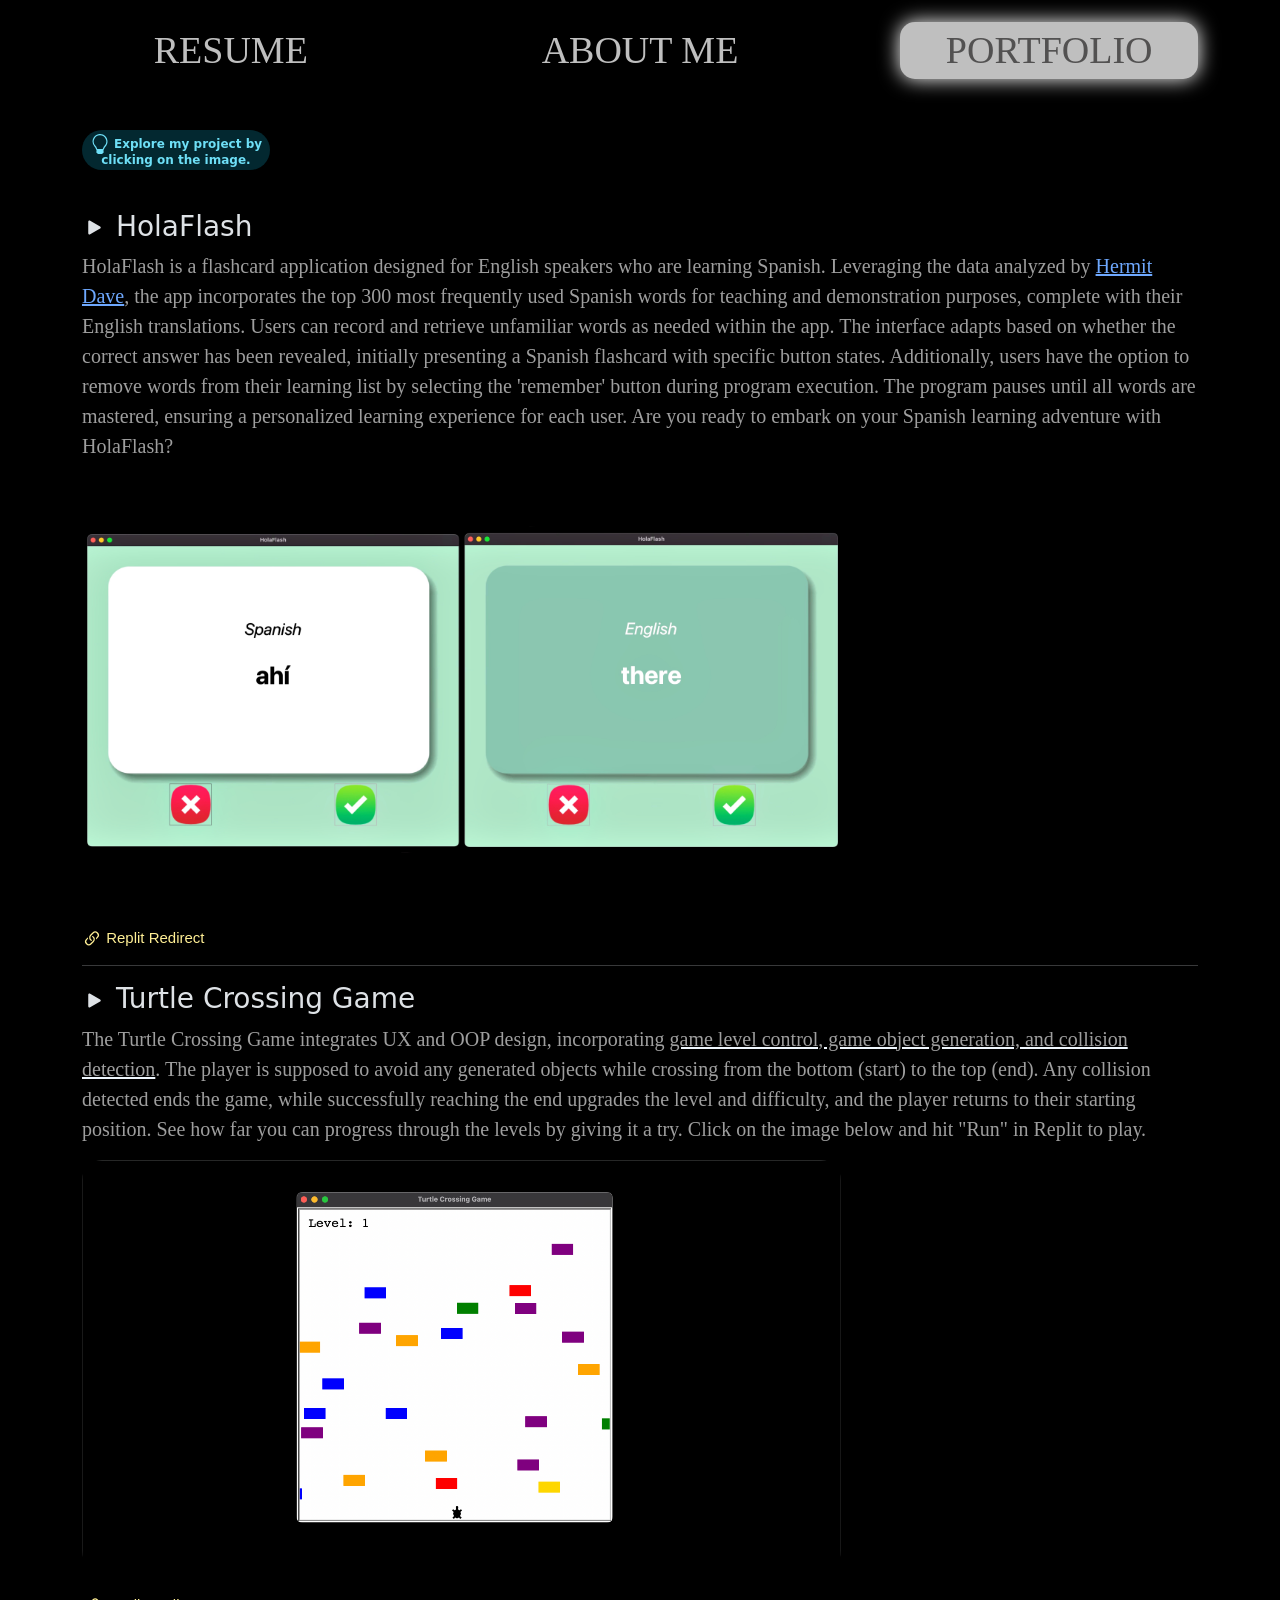
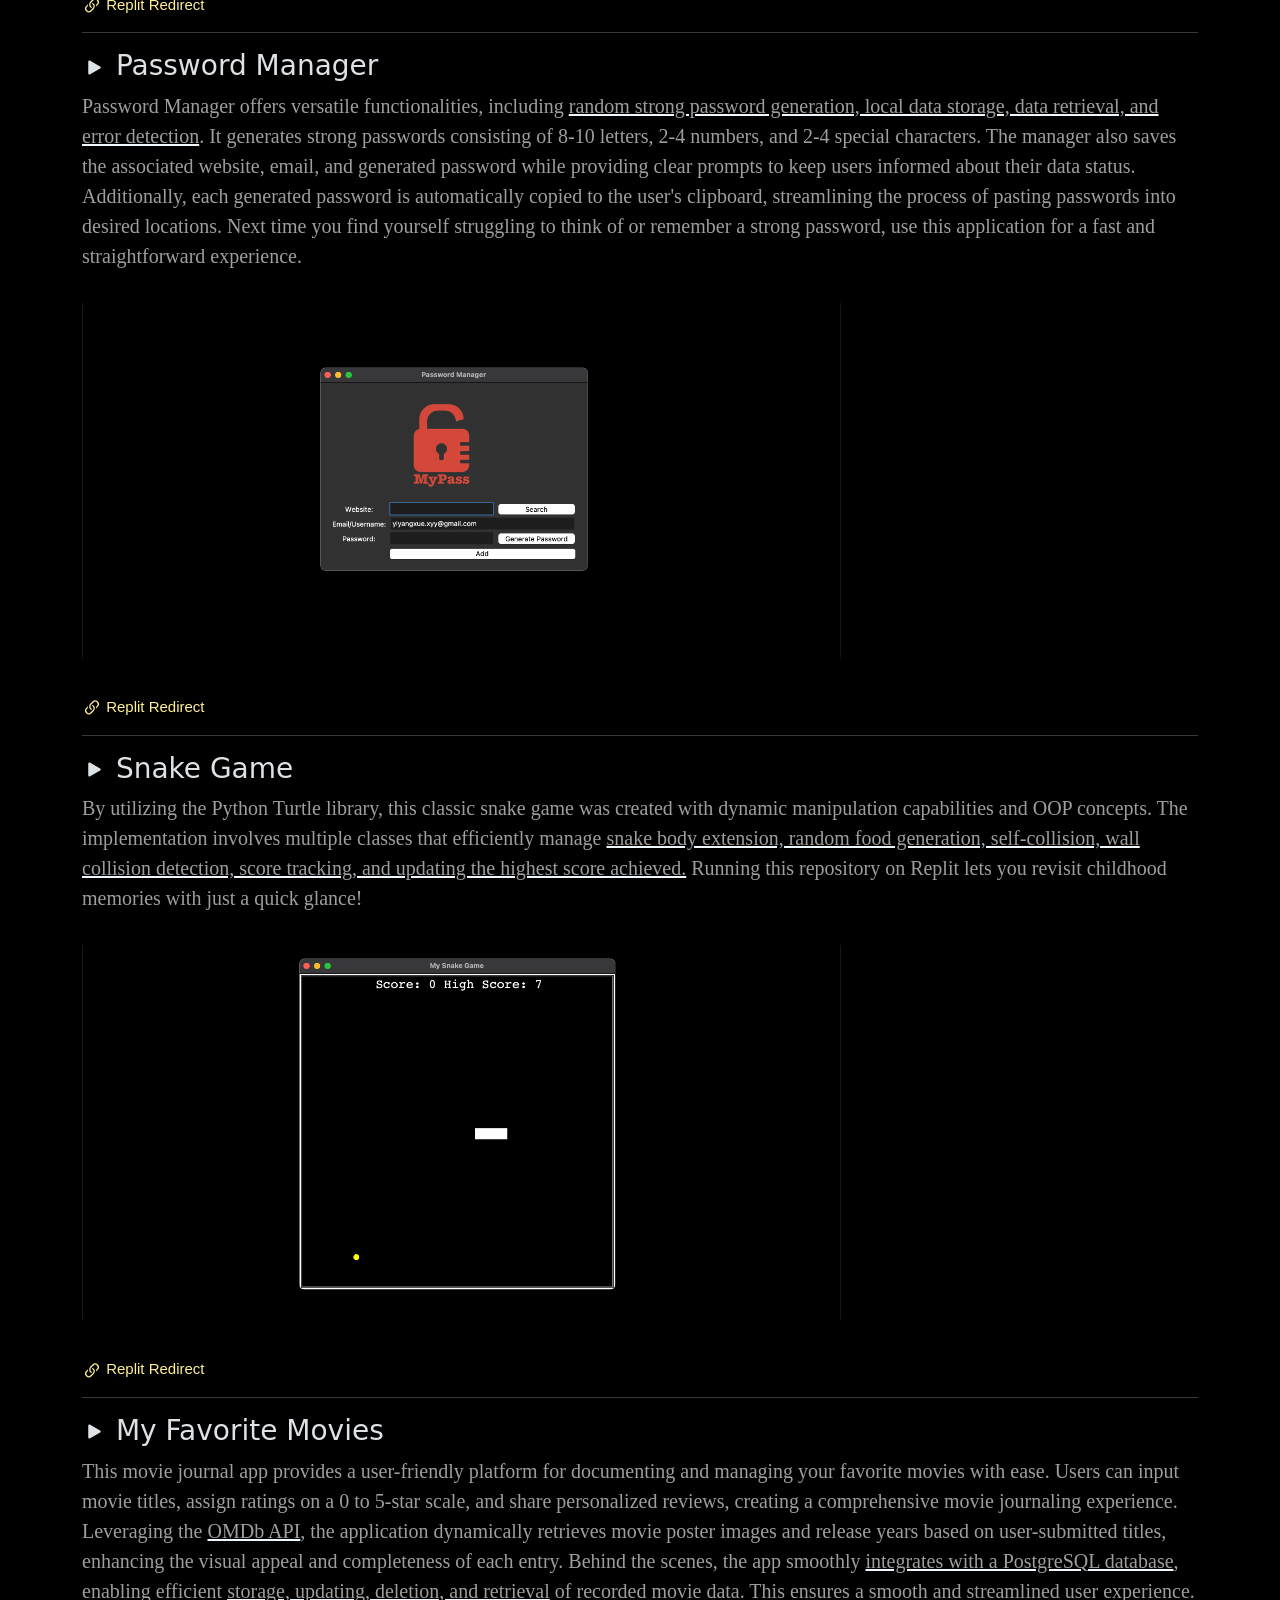
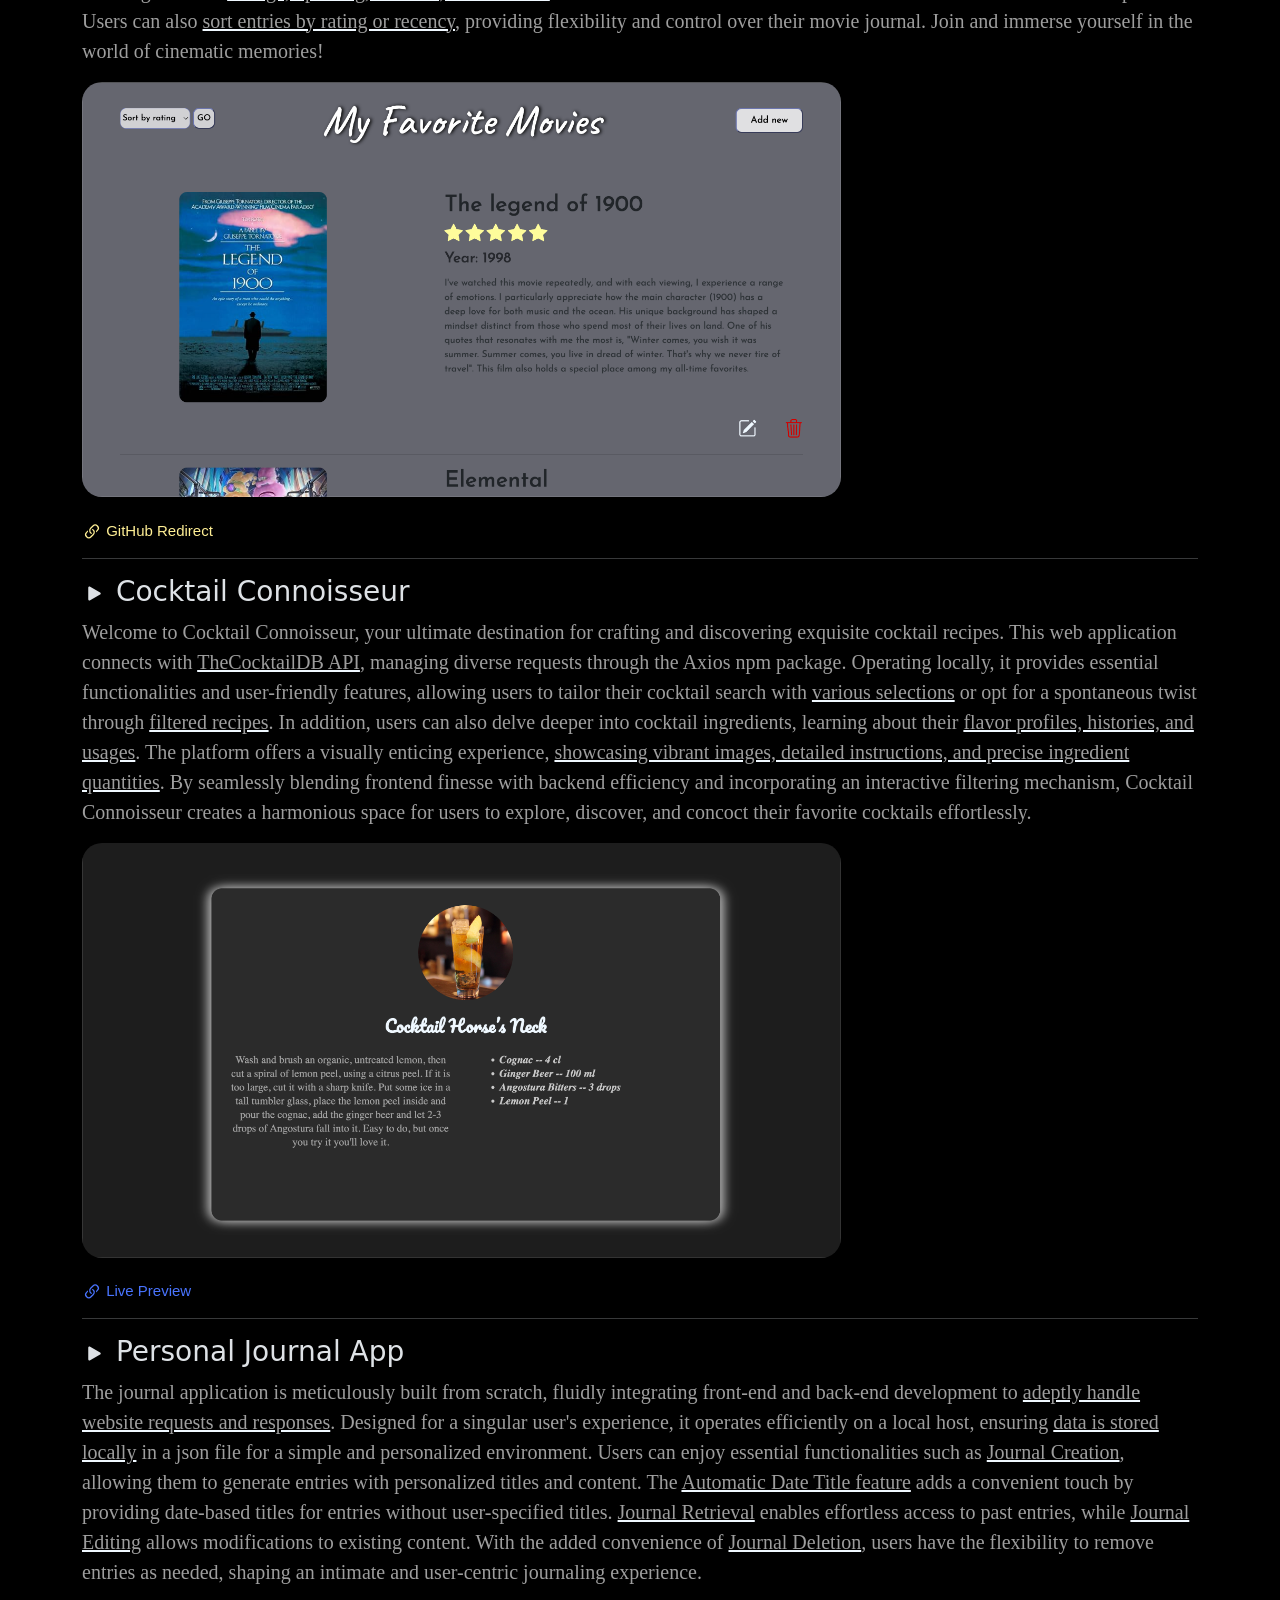
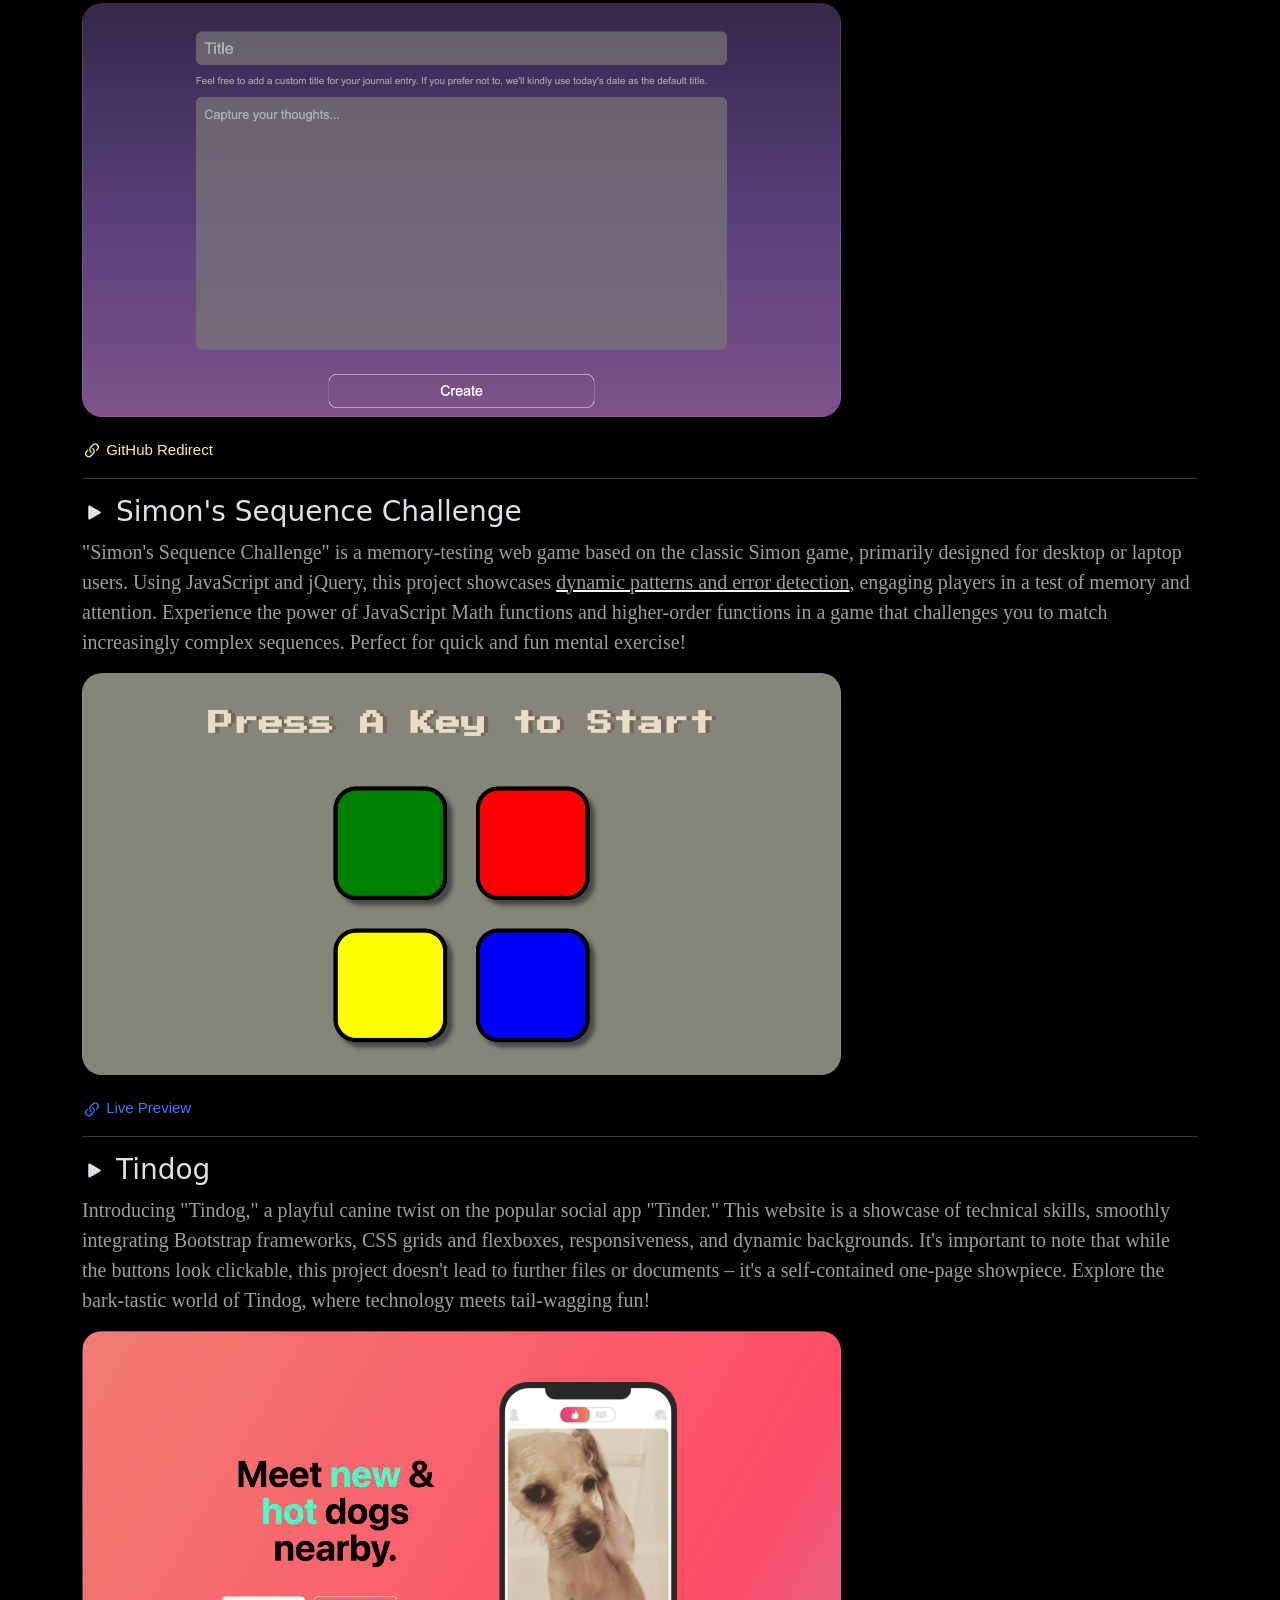
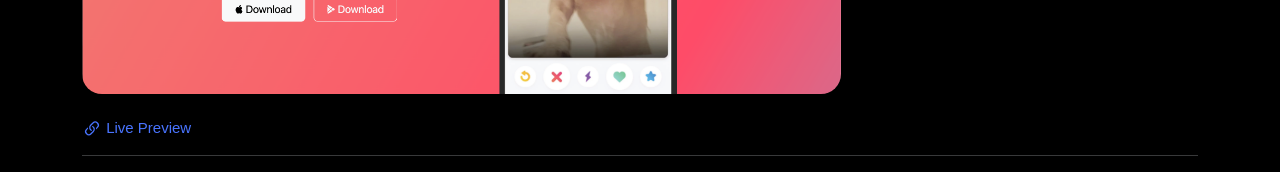
<file: Portfolio/portfolio.html>
<!DOCTYPE html>
<html lang="en" data-bs-theme="dark">
    <head>
        <meta charset="utf-8"/>
        <meta name="viewport" content="width=device-width, initial-scale=1.0" />
        <title>PORTFOLIO</title>

        <!-- Google tag (gtag.js) -->
        <script async src="https://www.googletagmanager.com/gtag/js?id=G-3JV0510H12"></script>
        <script>
        window.dataLayer = window.dataLayer || [];
        function gtag(){dataLayer.push(arguments);}
        gtag('js', new Date());

        gtag('config', 'G-3JV0510H12');
        </script>

        <link rel="preconnect" href="https://fonts.googleapis.com">
        <link rel="preconnect" href="https://fonts.gstatic.com" crossorigin>
        <link href="https://fonts.googleapis.com/css2?family=Noto+Serif+JP&display=swap" rel="stylesheet">  

        <link href="https://cdn.jsdelivr.net/npm/bootstrap@5.3.2/dist/css/bootstrap.min.css" rel="stylesheet" integrity="sha384-T3c6CoIi6uLrA9TneNEoa7RxnatzjcDSCmG1MXxSR1GAsXEV/Dwwykc2MPK8M2HN" crossorigin="anonymous">
        <link href="./portfolio.css" rel="stylesheet" />
        <link href="../common.css" rel="stylesheet" />

    </head>

    <body>
        <div class="container">
            <section id="portfolioPage">
                <div class="headers">
                    <nav>
                        <ul>
                            <li id="resume"><a href="../Resume/resume.html">RESUME</a></li>
                            <li id="aboutMe"><a href="../index.html">ABOUT ME</a></li>
                            <li id="portfolio"><a href="./portfolio.html">PORTFOLIO</a></li>
                        </ul>
                    </nav>
                </div>

                <!--NoteToUser-->
                <div class="note">
    
                    <span class="badge bg-info-subtle text-info-emphasis rounded-pill"><svg xmlns="http://www.w3.org/2000/svg" width="20" height="20" fill="currentColor" class="bi bi-lightbulb" viewBox="0 0 16 16">
                        <path d="M2 6a6 6 0 1 1 10.174 4.31c-.203.196-.359.4-.453.619l-.762 1.769A.5.5 0 0 1 10.5 13a.5.5 0 0 1 0 1 .5.5 0 0 1 0 1l-.224.447a1 1 0 0 1-.894.553H6.618a1 1 0 0 1-.894-.553L5.5 15a.5.5 0 0 1 0-1 .5.5 0 0 1 0-1 .5.5 0 0 1-.46-.302l-.761-1.77a1.964 1.964 0 0 0-.453-.618A5.984 5.984 0 0 1 2 6m6-5a5 5 0 0 0-3.479 8.592c.263.254.514.564.676.941L5.83 12h4.342l.632-1.467c.162-.377.413-.687.676-.941A5 5 0 0 0 8 1"/>
                      </svg> Explore my project by <br />
                        clicking on the image.</span>
                        
                </div>

                <!--9th Project-->
                <div class="project">
                    <h3>
                        <svg xmlns="http://www.w3.org/2000/svg" width="25" height="25" fill="currentColor" class="bi bi-play-fill" viewBox="0 0 16 16">
                        <path d="m11.596 8.697-6.363 3.692c-.54.313-1.233-.066-1.233-.697V4.308c0-.63.692-1.01 1.233-.696l6.363 3.692a.802.802 0 0 1 0 1.393"/>
                        </svg>
                        HolaFlash</h3>
                    <p>HolaFlash is a flashcard application designed for English speakers who are learning Spanish. Leveraging the data analyzed by <a href="https://github.com/hermitdave/FrequencyWords">Hermit Dave</a>, the app incorporates the top 300 most frequently used Spanish words for teaching and demonstration purposes, complete with their English translations. 
                        Users can record and retrieve unfamiliar words as needed within the app. The interface adapts based on whether the correct answer has been revealed, initially presenting a Spanish flashcard with specific button states. Additionally, users have the option to remove words from their learning list by selecting the 'remember' button during program 
                        execution. The program pauses until all words are mastered, ensuring a personalized learning experience for each user. Are you ready to embark on your Spanish learning adventure with HolaFlash?</p>
                    <a href="https://replit.com/@yiyangxuexyy/holaflash?v=1" target="_blank">
                        <img src="Images/holaFlash.jpg" alt="picture of the HolaFlash App"/></a>
                        <p id="redirectionNote">
                            <svg xmlns="http://www.w3.org/2000/svg" width="20" height="20" fill="currentColor" class="bi bi-link-45deg" viewBox="0 0 16 16">
                                <path d="M4.715 6.542 3.343 7.914a3 3 0 1 0 4.243 4.243l1.828-1.829A3 3 0 0 0 8.586 5.5L8 6.086a1 1 0 0 0-.154.199 2 2 0 0 1 .861 3.337L6.88 11.45a2 2 0 1 1-2.83-2.83l.793-.792a4 4 0 0 1-.128-1.287z"/>
                                <path d="M6.586 4.672A3 3 0 0 0 7.414 9.5l.775-.776a2 2 0 0 1-.896-3.346L9.12 3.55a2 2 0 1 1 2.83 2.83l-.793.792c.112.42.155.855.128 1.287l1.372-1.372a3 3 0 1 0-4.243-4.243z"/>
                            </svg>
                            Replit Redirect</p>
                    <hr />
                </div>    

                <!--8th Project-->
                <div class="project">
                    <h3>
                        <svg xmlns="http://www.w3.org/2000/svg" width="25" height="25" fill="currentColor" class="bi bi-play-fill" viewBox="0 0 16 16">
                        <path d="m11.596 8.697-6.363 3.692c-.54.313-1.233-.066-1.233-.697V4.308c0-.63.692-1.01 1.233-.696l6.363 3.692a.802.802 0 0 1 0 1.393"/>
                        </svg>
                        Turtle Crossing Game</h3>
                    <p>The Turtle Crossing Game integrates UX and OOP design, incorporating <span id="underline">game level control, game object generation, and collision detection</span>. The player is supposed to avoid any generated objects while crossing from the bottom (start) to the top (end). Any collision detected ends the game, while successfully 
                        reaching the end upgrades the level and difficulty, and the player returns to their starting position. See how far you can progress through the levels by giving it a try. Click on the image below and hit "Run" in Replit to play.</p>
                    <a href="https://replit.com/@yiyangxuexyy/turtlecrossinggame?v=1" target="_blank">
                        <img src="Images/turtle_crossing.png" alt="picture of the Turtle Crossing Game"/></a>
                        <p id="redirectionNote">
                            <svg xmlns="http://www.w3.org/2000/svg" width="20" height="20" fill="currentColor" class="bi bi-link-45deg" viewBox="0 0 16 16">
                                <path d="M4.715 6.542 3.343 7.914a3 3 0 1 0 4.243 4.243l1.828-1.829A3 3 0 0 0 8.586 5.5L8 6.086a1 1 0 0 0-.154.199 2 2 0 0 1 .861 3.337L6.88 11.45a2 2 0 1 1-2.83-2.83l.793-.792a4 4 0 0 1-.128-1.287z"/>
                                <path d="M6.586 4.672A3 3 0 0 0 7.414 9.5l.775-.776a2 2 0 0 1-.896-3.346L9.12 3.55a2 2 0 1 1 2.83 2.83l-.793.792c.112.42.155.855.128 1.287l1.372-1.372a3 3 0 1 0-4.243-4.243z"/>
                            </svg>
                            Replit Redirect</p>
                    <hr />
                </div>     
                
                <!--7th Project-->
                <div class="project">
                    <h3>
                        <svg xmlns="http://www.w3.org/2000/svg" width="25" height="25" fill="currentColor" class="bi bi-play-fill" viewBox="0 0 16 16">
                        <path d="m11.596 8.697-6.363 3.692c-.54.313-1.233-.066-1.233-.697V4.308c0-.63.692-1.01 1.233-.696l6.363 3.692a.802.802 0 0 1 0 1.393"/>
                        </svg>
                        Password Manager</h3>
                    <p>Password Manager offers versatile functionalities, including <span id="underline">random strong password generation, local data storage, data retrieval, and error detection</span>. It generates strong passwords consisting of 8-10 letters, 2-4 numbers, and 2-4 special characters. The manager also 
                        saves the associated website, email, and generated password while providing clear prompts to keep users informed about their data status. Additionally, each generated password is automatically copied to the user's clipboard, streamlining the process of pasting passwords 
                        into desired locations. Next time you find yourself struggling to think of or remember a strong password, use this application for a fast and straightforward experience.</p>
                    <a href="https://replit.com/@yiyangxuexyy/passwordmanager?v=1" target="_blank">
                        <img src="Images/password_manager.png" alt="picture of the Password Manager"/></a>
                        <p id="redirectionNote">
                            <svg xmlns="http://www.w3.org/2000/svg" width="20" height="20" fill="currentColor" class="bi bi-link-45deg" viewBox="0 0 16 16">
                                <path d="M4.715 6.542 3.343 7.914a3 3 0 1 0 4.243 4.243l1.828-1.829A3 3 0 0 0 8.586 5.5L8 6.086a1 1 0 0 0-.154.199 2 2 0 0 1 .861 3.337L6.88 11.45a2 2 0 1 1-2.83-2.83l.793-.792a4 4 0 0 1-.128-1.287z"/>
                                <path d="M6.586 4.672A3 3 0 0 0 7.414 9.5l.775-.776a2 2 0 0 1-.896-3.346L9.12 3.55a2 2 0 1 1 2.83 2.83l-.793.792c.112.42.155.855.128 1.287l1.372-1.372a3 3 0 1 0-4.243-4.243z"/>
                            </svg>
                            Replit Redirect</p>
                    <hr />
                </div>

                <!--6th Project-->
                <div class="project">
                    <h3>
                        <svg xmlns="http://www.w3.org/2000/svg" width="25" height="25" fill="currentColor" class="bi bi-play-fill" viewBox="0 0 16 16">
                        <path d="m11.596 8.697-6.363 3.692c-.54.313-1.233-.066-1.233-.697V4.308c0-.63.692-1.01 1.233-.696l6.363 3.692a.802.802 0 0 1 0 1.393"/>
                        </svg>
                        Snake Game</h3>
                    <p>By utilizing the Python Turtle library, this classic snake game was created with dynamic manipulation capabilities and OOP concepts. The implementation involves multiple classes that 
                        efficiently manage <span id="underline">snake body extension, random food generation, self-collision, wall collision detection, score tracking, and updating the highest score achieved.</span> Running this repository on Replit lets you revisit childhood memories with just a quick glance!</p>
                    <a href="https://replit.com/@yiyangxuexyy/snakegame?v=1" target="_blank">
                        <img src="Images/snake.png" alt="picture of the Snake Game"/></a>
                        <p id="redirectionNote">
                            <svg xmlns="http://www.w3.org/2000/svg" width="20" height="20" fill="currentColor" class="bi bi-link-45deg" viewBox="0 0 16 16">
                                <path d="M4.715 6.542 3.343 7.914a3 3 0 1 0 4.243 4.243l1.828-1.829A3 3 0 0 0 8.586 5.5L8 6.086a1 1 0 0 0-.154.199 2 2 0 0 1 .861 3.337L6.88 11.45a2 2 0 1 1-2.83-2.83l.793-.792a4 4 0 0 1-.128-1.287z"/>
                                <path d="M6.586 4.672A3 3 0 0 0 7.414 9.5l.775-.776a2 2 0 0 1-.896-3.346L9.12 3.55a2 2 0 1 1 2.83 2.83l-.793.792c.112.42.155.855.128 1.287l1.372-1.372a3 3 0 1 0-4.243-4.243z"/>
                            </svg>
                            Replit Redirect</p>
                    <hr />
                </div>

                <!--5th Project-->
                <div class="project">
                    <h3>
                        <svg xmlns="http://www.w3.org/2000/svg" width="25" height="25" fill="currentColor" class="bi bi-play-fill" viewBox="0 0 16 16">
                        <path d="m11.596 8.697-6.363 3.692c-.54.313-1.233-.066-1.233-.697V4.308c0-.63.692-1.01 1.233-.696l6.363 3.692a.802.802 0 0 1 0 1.393"/>
                        </svg>
                        My Favorite Movies</h3>
                    <p>This movie journal app provides a user-friendly platform for documenting and managing your favorite movies with ease. Users can input movie titles, assign ratings on a 0 to 5-star scale, and share personalized reviews, creating a comprehensive 
                        movie journaling experience. Leveraging the <span id="underline">OMDb API</span>, the application dynamically retrieves movie poster images and release years based on user-submitted titles, enhancing the visual appeal and completeness of each entry. Behind the scenes, 
                        the app smoothly <span id="underline">integrates with a PostgreSQL database</span>, enabling efficient <span id="underline">storage, updating, deletion, and retrieval</span> of recorded movie data. This ensures a smooth and streamlined user experience. 
                        Users can also <span id="underline">sort entries by rating or recency</span>, providing flexibility and control over their movie journal. Join and immerse yourself in the world of cinematic memories!</p>
                    <a href="https://github.com/selinaXyy/myFavoriteMovies" target="_blank">
                        <img src="Images/myFavoriteMovies.png" alt="picture of the Movies Journal Web"/></a>
                        <p id="redirectionNote">
                            <svg xmlns="http://www.w3.org/2000/svg" width="20" height="20" fill="currentColor" class="bi bi-link-45deg" viewBox="0 0 16 16">
                                <path d="M4.715 6.542 3.343 7.914a3 3 0 1 0 4.243 4.243l1.828-1.829A3 3 0 0 0 8.586 5.5L8 6.086a1 1 0 0 0-.154.199 2 2 0 0 1 .861 3.337L6.88 11.45a2 2 0 1 1-2.83-2.83l.793-.792a4 4 0 0 1-.128-1.287z"/>
                                <path d="M6.586 4.672A3 3 0 0 0 7.414 9.5l.775-.776a2 2 0 0 1-.896-3.346L9.12 3.55a2 2 0 1 1 2.83 2.83l-.793.792c.112.42.155.855.128 1.287l1.372-1.372a3 3 0 1 0-4.243-4.243z"/>
                            </svg>
                            GitHub Redirect</p>
                    <hr />
                </div>

                <!--4th Project-->
                <div class="project">
                    <h3>
                        <svg xmlns="http://www.w3.org/2000/svg" width="25" height="25" fill="currentColor" class="bi bi-play-fill" viewBox="0 0 16 16">
                        <path d="m11.596 8.697-6.363 3.692c-.54.313-1.233-.066-1.233-.697V4.308c0-.63.692-1.01 1.233-.696l6.363 3.692a.802.802 0 0 1 0 1.393"/>
                        </svg>
                        Cocktail Connoisseur</h3>
                    <p>Welcome to Cocktail Connoisseur, your ultimate destination for crafting and discovering exquisite cocktail recipes. This web application connects with <span id="underline">TheCocktailDB API</span>, managing diverse requests through the Axios npm package. 
                        Operating locally, it provides essential functionalities and user-friendly features, allowing users to tailor their cocktail search with <span id="underline">various selections</span> or opt for a spontaneous twist through <span id="underline">filtered recipes</span>. In addition, 
                        users can also delve deeper into cocktail ingredients, learning about their <span id="underline">flavor profiles, histories, and usages</span>. The platform offers a visually enticing experience, <span id="underline">showcasing vibrant images, detailed instructions, and precise 
                        ingredient quantities</span>. By seamlessly blending frontend finesse with backend efficiency and incorporating an interactive filtering mechanism, Cocktail Connoisseur creates a harmonious space for users to explore, discover, and concoct their favorite cocktails effortlessly.</p>
                    <a href="https://cocktailconnoisseur.cyclic.app" target="_blank">
                        <img src="Images/Cocktail Connoisseur.png" alt="picture of the Cocktail Connoisseur Web"/></a>
                        <p id="livePreviewNote">
                            <svg xmlns="http://www.w3.org/2000/svg" width="20" height="20" fill="currentColor" class="bi bi-link-45deg" viewBox="0 0 16 16">
                                <path d="M4.715 6.542 3.343 7.914a3 3 0 1 0 4.243 4.243l1.828-1.829A3 3 0 0 0 8.586 5.5L8 6.086a1 1 0 0 0-.154.199 2 2 0 0 1 .861 3.337L6.88 11.45a2 2 0 1 1-2.83-2.83l.793-.792a4 4 0 0 1-.128-1.287z"/>
                                <path d="M6.586 4.672A3 3 0 0 0 7.414 9.5l.775-.776a2 2 0 0 1-.896-3.346L9.12 3.55a2 2 0 1 1 2.83 2.83l-.793.792c.112.42.155.855.128 1.287l1.372-1.372a3 3 0 1 0-4.243-4.243z"/>
                            </svg>
                            Live Preview</p>
                    <hr />
                </div>

                 <!--3rd Project-->
                <div class="project">
                    <h3>
                        <svg xmlns="http://www.w3.org/2000/svg" width="25" height="25" fill="currentColor" class="bi bi-play-fill" viewBox="0 0 16 16">
                        <path d="m11.596 8.697-6.363 3.692c-.54.313-1.233-.066-1.233-.697V4.308c0-.63.692-1.01 1.233-.696l6.363 3.692a.802.802 0 0 1 0 1.393"/>
                        </svg>
                        Personal Journal App</h3>
                    <p>The journal application is meticulously built from scratch, fluidly integrating front-end and back-end development to <span id="underline">adeptly handle website requests and responses</span>. 
                        Designed for a singular user's experience, it operates efficiently on a local host, ensuring <span id="underline">data is stored locally</span> in a json file for a simple and personalized environment. Users can 
                        enjoy essential functionalities such as <span id="underline">Journal Creation</span>, allowing them to generate entries with personalized titles and content. The <span id="underline">Automatic Date Title feature</span> adds 
                        a convenient touch by providing date-based titles for entries without user-specified titles. <span id="underline">Journal Retrieval</span> enables effortless access to past entries, while 
                        <span id="underline">Journal Editing</span> allows modifications to existing content. With the added convenience of <span id="underline">Journal Deletion</span>, users have the flexibility to remove entries as needed, shaping 
                        an intimate and user-centric journaling experience.</p>
                    <a href="https://github.com/selinaXyy/personalJournalWeb" target="_blank">
                        <img src="Images/personalJournal.png" alt="picture of the Personal Journal Web"/></a>
                        <p id="redirectionNote">
                            <svg xmlns="http://www.w3.org/2000/svg" width="20" height="20" fill="currentColor" class="bi bi-link-45deg" viewBox="0 0 16 16">
                                <path d="M4.715 6.542 3.343 7.914a3 3 0 1 0 4.243 4.243l1.828-1.829A3 3 0 0 0 8.586 5.5L8 6.086a1 1 0 0 0-.154.199 2 2 0 0 1 .861 3.337L6.88 11.45a2 2 0 1 1-2.83-2.83l.793-.792a4 4 0 0 1-.128-1.287z"/>
                                <path d="M6.586 4.672A3 3 0 0 0 7.414 9.5l.775-.776a2 2 0 0 1-.896-3.346L9.12 3.55a2 2 0 1 1 2.83 2.83l-.793.792c.112.42.155.855.128 1.287l1.372-1.372a3 3 0 1 0-4.243-4.243z"/>
                            </svg>
                            GitHub Redirect</p>
                    <hr />
                </div>
    
                <!--2nd Project-->
                <div class="project">
                    <h3>
                        <svg xmlns="http://www.w3.org/2000/svg" width="25" height="25" fill="currentColor" class="bi bi-play-fill" viewBox="0 0 16 16">
                        <path d="m11.596 8.697-6.363 3.692c-.54.313-1.233-.066-1.233-.697V4.308c0-.63.692-1.01 1.233-.696l6.363 3.692a.802.802 0 0 1 0 1.393"/>
                        </svg>
                        Simon's Sequence Challenge</h3>
                    <p>"Simon's Sequence Challenge" is a memory-testing web game based on the classic Simon game, primarily 
                        designed for desktop or laptop users. Using JavaScript and jQuery, this project showcases <span id="underline">dynamic patterns and error detection</span>, 
                        engaging players in a test of memory and attention. Experience the power of JavaScript Math functions 
                        and higher-order functions in a game that challenges you to match increasingly complex sequences.
                        Perfect for quick and fun mental exercise!</p>
                    <a href="https://selinaxyy.github.io/theSimonGame/" target="_blank">
                        <img src="Images/simonGame.png" alt="picture of the Simon Game Web"/></a>
                        <p id="livePreviewNote">
                            <svg xmlns="http://www.w3.org/2000/svg" width="20" height="20" fill="currentColor" class="bi bi-link-45deg" viewBox="0 0 16 16">
                                <path d="M4.715 6.542 3.343 7.914a3 3 0 1 0 4.243 4.243l1.828-1.829A3 3 0 0 0 8.586 5.5L8 6.086a1 1 0 0 0-.154.199 2 2 0 0 1 .861 3.337L6.88 11.45a2 2 0 1 1-2.83-2.83l.793-.792a4 4 0 0 1-.128-1.287z"/>
                                <path d="M6.586 4.672A3 3 0 0 0 7.414 9.5l.775-.776a2 2 0 0 1-.896-3.346L9.12 3.55a2 2 0 1 1 2.83 2.83l-.793.792c.112.42.155.855.128 1.287l1.372-1.372a3 3 0 1 0-4.243-4.243z"/>
                            </svg>
                            Live Preview</p>
                    <hr />
                </div>
    
                <!--1st Project-->
                <div class="project">
                    <h3>
                        <svg xmlns="http://www.w3.org/2000/svg" width="25" height="25" fill="currentColor" class="bi bi-play-fill" viewBox="0 0 16 16">
                        <path d="m11.596 8.697-6.363 3.692c-.54.313-1.233-.066-1.233-.697V4.308c0-.63.692-1.01 1.233-.696l6.363 3.692a.802.802 0 0 1 0 1.393"/>
                        </svg>
                        Tindog</h3>
                    <p>Introducing "Tindog," a playful canine twist on the popular social app "Tinder." 
                        This website is a showcase of technical skills, smoothly integrating Bootstrap frameworks, CSS grids and flexboxes, responsiveness, 
                        and dynamic backgrounds. It's important to note that while the buttons look clickable, 
                        this project doesn't lead to further files or documents – it's a self-contained one-page showpiece. 
                        Explore the bark-tastic world of Tindog, where technology meets tail-wagging fun!</p>
                    <a href="https://selinaxyy.github.io/Tindog-Web/" target="_blank">
                        <img src="Images/tindog.png" alt="picture of Tindog Web"/></a>
                        <p id="livePreviewNote">
                            <svg xmlns="http://www.w3.org/2000/svg" width="20" height="20" fill="currentColor" class="bi bi-link-45deg" viewBox="0 0 16 16">
                                <path d="M4.715 6.542 3.343 7.914a3 3 0 1 0 4.243 4.243l1.828-1.829A3 3 0 0 0 8.586 5.5L8 6.086a1 1 0 0 0-.154.199 2 2 0 0 1 .861 3.337L6.88 11.45a2 2 0 1 1-2.83-2.83l.793-.792a4 4 0 0 1-.128-1.287z"/>
                                <path d="M6.586 4.672A3 3 0 0 0 7.414 9.5l.775-.776a2 2 0 0 1-.896-3.346L9.12 3.55a2 2 0 1 1 2.83 2.83l-.793.792c.112.42.155.855.128 1.287l1.372-1.372a3 3 0 1 0-4.243-4.243z"/>
                            </svg>
                            Live Preview</p>
                    <hr />
                </div>
            
            </div>


        </section>


        <script src="https://cdn.jsdelivr.net/npm/bootstrap@5.3.2/dist/js/bootstrap.bundle.min.js" integrity="sha384-C6RzsynM9kWDrMNeT87bh95OGNyZPhcTNXj1NW7RuBCsyN/o0jlpcV8Qyq46cDfL" crossorigin="anonymous"></script>
    </body>
</html>
</file>
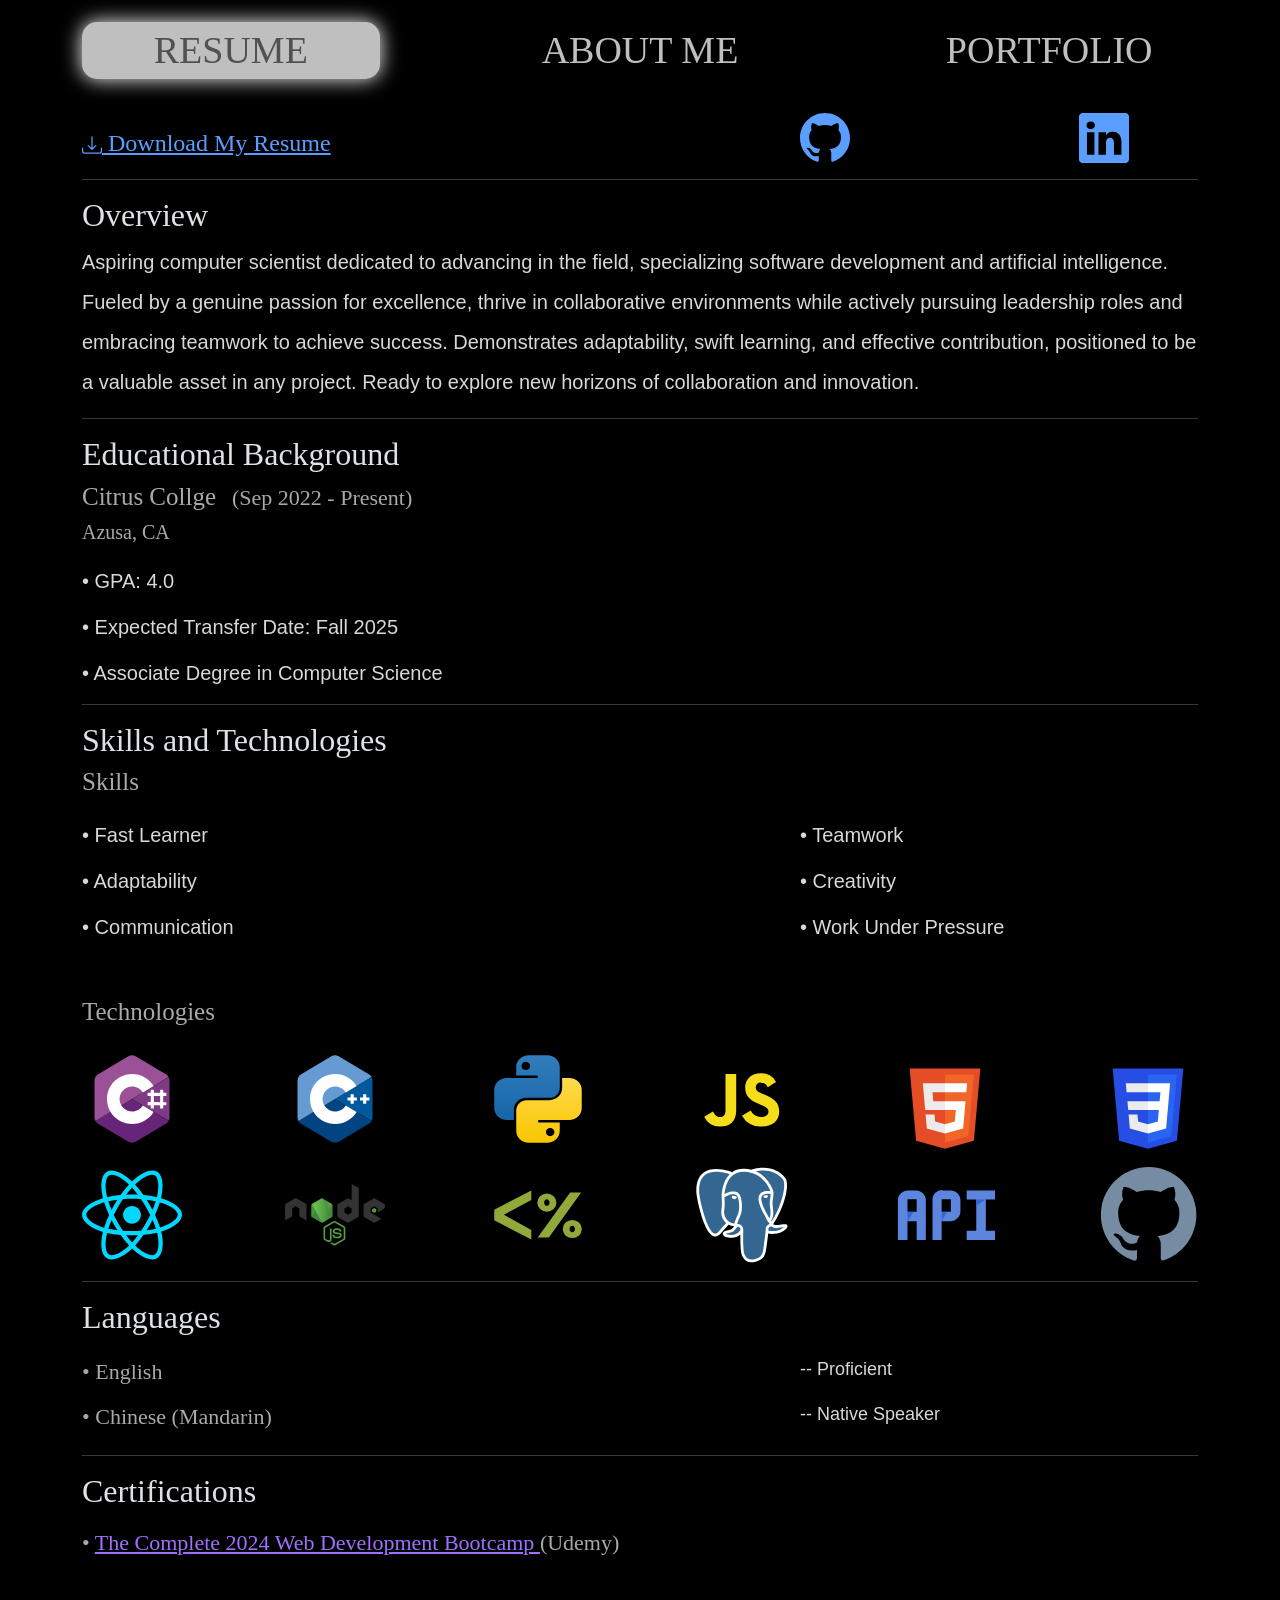
<file: Resume/resume.html>
<!DOCTYPE html>
<html lang="en" data-bs-theme="dark">
    <head>
        <meta charset="utf-8"/>
        <meta name="viewport" content="width=device-width, initial-scale=1.0" />
        <title>RESUME</title>

        <!-- Google tag (gtag.js) -->
        <script async src="https://www.googletagmanager.com/gtag/js?id=G-3JV0510H12"></script>
        <script>
        window.dataLayer = window.dataLayer || [];
        function gtag(){dataLayer.push(arguments);}
        gtag('js', new Date());

        gtag('config', 'G-3JV0510H12');
        </script>

        <link href="https://cdn.jsdelivr.net/npm/bootstrap@5.3.2/dist/css/bootstrap.min.css" rel="stylesheet" integrity="sha384-T3c6CoIi6uLrA9TneNEoa7RxnatzjcDSCmG1MXxSR1GAsXEV/Dwwykc2MPK8M2HN" crossorigin="anonymous">
        <link href="./resume.css" rel="stylesheet" />
        <link href="../common.css" rel="stylesheet" />

        <link rel="preconnect" href="https://fonts.googleapis.com">
        <link rel="preconnect" href="https://fonts.gstatic.com" crossorigin>
        <link href="https://fonts.googleapis.com/css2?family=Noto+Serif+JP&display=swap" rel="stylesheet">

    </head>

    <body>

        <section id="resumePage">
            <div class="resumeContent container">
                <div class="headers">
                    <nav>
                        <ul>
                            <li id="resume"><a href="./resume.html">RESUME</a></li>
                            <li id="aboutMe"><a href="../index.html">ABOUT ME</a></li>
                            <li id="portfolio"><a href="../Portfolio/portfolio.html">PORTFOLIO</a></li>
                        </ul>
                    </nav>
                </div>    

                <div id="linkRow">
                <div class="downloadResume">
                    <h4><svg xmlns="http://www.w3.org/2000/svg" width="20" height="20" fill="currentColor" class="bi bi-download" viewBox="0 0 16 16">
                        <path d="M.5 9.9a.5.5 0 0 1 .5.5v2.5a1 1 0 0 0 1 1h12a1 1 0 0 0 1-1v-2.5a.5.5 0 0 1 1 0v2.5a2 2 0 0 1-2 2H2a2 2 0 0 1-2-2v-2.5a.5.5 0 0 1 .5-.5"/>
                        <path d="M7.646 11.854a.5.5 0 0 0 .708 0l3-3a.5.5 0 0 0-.708-.708L8.5 10.293V1.5a.5.5 0 0 0-1 0v8.793L5.354 8.146a.5.5 0 1 0-.708.708l3 3z"/>
                      </svg><a href="./Selina(Yiyang)_Xue_Resume.pdf" class="download-link" download target="_blank"> Download My Resume</a></h4>
                </div>

                <div class="github">
                    <a href="https://github.com/selinaXyy" target="_blank"><svg xmlns="http://www.w3.org/2000/svg" width="50" height="50" fill="currentColor" class="bi bi-github" viewBox="0 0 16 16">
                        <path d="M8 0C3.58 0 0 3.58 0 8c0 3.54 2.29 6.53 5.47 7.59.4.07.55-.17.55-.38 0-.19-.01-.82-.01-1.49-2.01.37-2.53-.49-2.69-.94-.09-.23-.48-.94-.82-1.13-.28-.15-.68-.52-.01-.53.63-.01 1.08.58 1.23.82.72 1.21 1.87.87 2.33.66.07-.52.28-.87.51-1.07-1.78-.2-3.64-.89-3.64-3.95 0-.87.31-1.59.82-2.15-.08-.2-.36-1.02.08-2.12 0 0 .67-.21 2.2.82.64-.18 1.32-.27 2-.27s1.36.09 2 .27c1.53-1.04 2.2-.82 2.2-.82.44 1.1.16 1.92.08 2.12.51.56.82 1.27.82 2.15 0 3.07-1.87 3.75-3.65 3.95.29.25.54.73.54 1.48 0 1.07-.01 1.93-.01 2.2 0 .21.15.46.55.38A8.01 8.01 0 0 0 16 8c0-4.42-3.58-8-8-8"/>
                      </svg></a>
                </div>

                <div class="linkedin">
                    <a href="https://www.linkedin.com/in/yiyang-xue-194509252/" target="_blank"><svg xmlns="http://www.w3.org/2000/svg" width="50" height="50" fill="currentColor" class="bi bi-linkedin" viewBox="0 0 16 16">
                        <path d="M0 1.146C0 .513.526 0 1.175 0h13.65C15.474 0 16 .513 16 1.146v13.708c0 .633-.526 1.146-1.175 1.146H1.175C.526 16 0 15.487 0 14.854zm4.943 12.248V6.169H2.542v7.225zm-1.2-8.212c.837 0 1.358-.554 1.358-1.248-.015-.709-.52-1.248-1.342-1.248S2.4 3.226 2.4 3.934c0 .694.521 1.248 1.327 1.248zm4.908 8.212V9.359c0-.216.016-.432.08-.586.173-.431.568-.878 1.232-.878.869 0 1.216.662 1.216 1.634v3.865h2.401V9.25c0-2.22-1.184-3.252-2.764-3.252-1.274 0-1.845.7-2.165 1.193v.025h-.016l.016-.025V6.169h-2.4c.03.678 0 7.225 0 7.225z"/>
                      </svg></a>
                </div>     
                </div>
    
                <hr />

                <div class="overview">
                    <h2>Overview</h2>
                    <p>Aspiring computer scientist dedicated to advancing in the field, specializing software development and artificial intelligence. Fueled by a genuine passion for 
                        excellence, thrive in collaborative environments while actively pursuing leadership roles and embracing teamwork to achieve success. Demonstrates adaptability, swift learning, and effective contribution, 
                        positioned to be a valuable asset in any project. Ready to explore new horizons of collaboration and innovation.</p>
                </div>

                <hr />

                <div class="educationalBackground">
                    <h2>Educational Background</h2>
                    <div class="subheadings">
                        <div class="schoolInfo">
                            <h3 class="schoolName">Citrus Collge</h3>
                            <h4 class="schoolDate">(Sep 2022 - Present)</h4>
                        </div>
                        <h5>Azusa, CA</h5>
                    </div>
                    <p>• GPA: 4.0</p>
                    <p>• Expected Transfer Date: Fall 2025</p>
                    <p>• Associate Degree in Computer Science</p>
                </div>
            
                <hr />

                <div class="skillsAndTechnologies">
                    <h2>Skills and Technologies</h2>
                    <div class="subheadings">
                    <h3>Skills</h3>
                    </div>
                    <div class="row">
                        <div class="col-6">
                            <p>• Fast Learner</p>
                            <p>• Adaptability</p>
                            <p>• Communication</p>
                        </div>
                        <div class="col-6">
                            <p>• Teamwork</p>
                            <p>• Creativity</p>
                            <p>• Work Under Pressure</p>
                        </div>
                    </div>

                    <div class="subheadings">
                    <h3 id="technologies">Technologies</h3>
                    </div>

                    <!--1st row-->
                    <div class="techIconContainer">
                        <div class="cSharpIcon techIcon">
                            <image src="./Icons/csharp.svg" alt="cSharp icon" />
                        </div>

                        <div class="CppIcon techIcon">
                            <image src="./Icons/cpp.svg" alt="Cpp icon" />
                        </div>

                        <div class="PyIcon techIcon">
                            <image src="./Icons/py.svg" alt="py icon" />
                        </div>

                        <div class="JsIcon techIcon">
                            <image src="./Icons/js.svg" alt="js icon" />
                        </div>

                        <div class="htmlIcon techIcon">
                            <image src="./Icons/html-5.svg" alt="html icon" />
                        </div>
                            
                        <div class="cssIcon techIcon">
                            <image src="./Icons/css-3.svg" alt="css icon" />
                        </div>
                    </div>

                    <!--2nd row-->
                    <div class="techIconContainer">
                        <div class="reactIcon techIcon">
                            <image src="./Icons/react.svg" alt="react icon" />
                        </div>

                        <div class="nodeJsIcon techIcon">
                            <image src="./Icons/nodejs.svg" alt="node.js icon" />
                        </div>

                        <div class="ejsIcon techIcon">
                            <image src="./Icons/ejs.svg" alt="ejs icon" />
                        </div>

                        <div class="postgresqlIcon techIcon">
                            <image src="./Icons/postgresql.svg" alt="postgresSQL icon" />
                        </div>

                        <div class="apiIcon techIcon">
                            <image src="./Icons/api.svg" alt="api integration icon" />
                        </div>
                            
                        <div class="githubIcon techIcon">
                            <image src="./Icons/github.svg" alt="github icon" />
                        </div>
                    </div>
                    
                </div>

                <hr />

                <div class="languages">
                    <h2>Languages</h2>
                    <div class = "english">
                        <div class="languagesGrid">
                        <div class="subheadings">
                        <h4>• English</h4>
                        </div>
                        <h5>-- Proficient</h5>
                        </div>
                    </div>
        
                    <div class = "chinese">
                        <div class="languagesGrid">
                        <div class="subheadings">
                        <h4>• Chinese (Mandarin)</h4>
                        </div>
                        <h5>-- Native Speaker</h5>
                        </div>
                    </div>
                </div>

                <hr />

                <div class="certifications">
                    <h2>Certifications</h2>
                    <div class="certificationLink">
                        •
                        <a href="https://www.udemy.com/certificate/UC-d22291ef-7955-407b-8ddd-6486fc3c94f1/" target="_blank">
                            The Complete 2024 Web Development Bootcamp
                        </a>
                        <span class="issuer"> (Udemy)</span>
                    </div>

                </div>

            </div>

        </section>

        <script src="https://cdn.jsdelivr.net/npm/bootstrap@5.3.2/dist/js/bootstrap.bundle.min.js" integrity="sha384-C6RzsynM9kWDrMNeT87bh95OGNyZPhcTNXj1NW7RuBCsyN/o0jlpcV8Qyq46cDfL" crossorigin="anonymous"></script>
    </body>
</html>
</file>
<file: Portfolio/portfolio.css>
/* >992px & default*/
body{
  background-color: #000000;
  background-image: url("https://www.transparenttextures.com/patterns/shattered-dark.png");
}

#portfolio{
  background-color:#bfbfbf;
  box-shadow: 0 0 20px #ffffff;
  border-radius: 15px;
  padding-left:2%;
  padding-right:2%;
}

#portfolio a{
  color:#525151;
}

#aboutMe a, #resume a{
  color: #bfbfbf;
}

.project img{
  width: 68%;
  height:34%;
  border-radius: 20px;
  margin-bottom: 2%;
}

.project img:hover{
  filter:brightness(130%);
}

.project p{
  font-family:serif,Times;
  font-size:20px;
  color:#9e9e9e;
}

#underline{
  text-decoration: underline;
  text-decoration-color: aliceblue;
}

.note{
  text-align: left;
  margin-bottom:3.5%;
  margin-top:4.5%;
}

#redirectionNote, #livePreviewNote{
  font-family: Arial, Helvetica, sans-serif;
  font-size:15px;
  color: rgb(255, 239, 149);
}

#livePreviewNote{
  color: #4974ff;
}

@media (max-width:768px){
  .project img{
      width: 78%;
      height:73%
  }

  #portfolio{
    box-shadow: 0 0 15px #ffffff;
  }
}

@media (max-width:576px){

  .project h3{
      font-size:19px;
  }

  .project p{
      font-size: 14px;
  }

  .project svg{
    height:16px;
    width:16px;
  }

  .note{
      margin-bottom: 4.5%;
  }

  #redirectionNote{
    font-size: 13px;
  }
  
}
</file>
<file: common.css>
/* >992px & default*/
.headers ul{
    list-style: none;
    display:grid;
    grid-template-columns: 1fr 1fr 1fr;
    text-align: center;
    gap:10%;
    font-size:38px;
    padding:0;
    margin-top:2%;
    margin-bottom:3%;
    font-family: 'Noto Serif Japanese';
}

.headers a{
    text-decoration: none;
}

.headers a:hover{
    color:#ffffff !important;
}



/* <= 992px & > 768px*/
@media (max-width:992px){

    .headers li{
        font-size: 30px;
    }

    .headers ul{
        gap: 0;
    }
    
}



/* <= 768px & >= 576px*/
@media (max-width:768px){

    .headers li{
        font-size: 26px;
    }
    
}



/* <= 576px (mobile phone)*/
@media (max-width:576px){

    .headers li{
        font-size: 20px;
    }
    
}
</file>
<file: Resume/resume.css>
/* >=992px & default*/
#resume{
    background-color:#bfbfbf;
    box-shadow: 0 0 20px #ffffff;
    border-radius: 15px;
    padding-left:2%;
    padding-right:2%;
}

#resume a{
    color:#525151;
}

#aboutMe a, #portfolio a{
    color: #bfbfbf;
}

body{
    font-family: 'Times New Roman', Times, serif;
    background-color: #000000;
    background-image: url("https://www.transparenttextures.com/patterns/shattered-dark.png");
}

p{
    font-size: 20px;
}

p, .languages h5{
    font-family:Arial, Helvetica, sans-serif;
    color:#D8D8D8;
}

.subheadings{
    color:#A9A9A9;
}

#linkRow svg, .downloadResume a{
    color:#5a9fff;
}

#linkRow .github svg, #linkRow .linkedin svg{
    text-decoration: none;
}

#linkRow svg:hover, #linkRow a:hover{
    color:white;
}

.downloadResume{
    padding-top: 1rem;
    padding-bottom: -1rem;
}

.downloadResume h4{
    margin: 0px 0px 0px 0px !important;
}

.subheadings, .educationalBackground .subheadings{
    margin-bottom:2%;
}

.languages h2{
    margin-bottom: 2%;
}

.overview p{
    line-height: 2em;
}

.languagesGrid{
    display: grid;
    grid-template-columns: 1fr 1fr;
}

.english h4{
    grid-column-start: 1;
    grid-column-end: 2;
}

.english h5{
    grid-column-start: 2;
    grid-column-end: 3;
}

.chinese h4{
    grid-column-start: 1;
    grid-column-end: 2;
}

.chinese h5{
    grid-column-start: 2;
    grid-column-end: 3;
}

.chinese{
    margin-top: 1%;
}

#linkRow{
    font-size: 22px;
}

#linkRow{
    display: grid;
    grid-template-columns: 2fr 1fr 1fr;
    grid-template-rows: 1fr;
}

.downloadResume{
    grid-area: 1 / 1 / 2 / 2 ;
}

.github{
    grid-area: 1 / 2 / 2 / 3;
}

.linkedin{
    grid-area: 1 / 3 / 2 / 4;
}

.educationalBackground h3{
    font-size: 25px;
}

.educationalBackground h4{
    font-size: 22px;
}

.schoolInfo{
    display:flex;
    align-items: end;
}

.schoolName{
    margin-right: 1rem;
}

.skillsAndTechnologies h3{
    font-size: 25px;
}

.skillsAndTechnologies .col-6:nth-child(2), .languages h5, .github, .linkedin{
    padding-left: 10rem;
}

#technologies{
    margin-top: 3.5%;
    margin-bottom: -1rem;
}

.techIconContainer{
    display: flex;
    justify-content: space-between;
}

.techIcon>img{
    width:100px;
    height:100px;
    margin: auto;
    margin-top: 1rem;
}

.cSharpIcon, .reactIcon{
    margin-left: 0;
}

.cssIcon, .githubIcon{
    margin-right: 0;
}

.languagesGrid .subheadings{
    margin-bottom: 0;
}

.languages h4, .certificationLink{
    font-size: 22px;
}

.languages h5{
    font-size:18px;
}

.certifications{
    margin-bottom: 5rem;
}

.certificationLink{
    margin-top: 1rem;
    color:#A9A9A9;
}

.certificationLink a{
    color: #9F70FD;
}

/* < 992px & >= 768px*/
@media (max-width:992px){

    .techIcon>img{
        width:80px;
        height:80px;
    }

    .headers{
        margin-bottom: 2.5rem;
    }
    
}

/* <768px & >=576px */
@media (max-width:768px){

    .techIcon>img{
        width:60px;
        height:60px;
    }

    .skillsAndTechnologies .col-6:nth-child(2), .languages h5{
        padding-left: 5rem;
    }

    #linkRow h4{
        font-size: 20px;
    }
    
    #linkRow svg{
        width:40px ;
        height:40px ;
    }

    .github svg, .linkedin svg{
        margin-bottom: -5rem;
    }
    
    #linkRow h4 svg{
        width:30px ;
        height:30px ;
    }

    #resume{
        box-shadow: 0 0 15px #ffffff;
    }
}

/* < 576px (mobile phone)*/
@media (max-width:576px){

/**/
.headers{
    margin-bottom: 2rem;
}


/**/
#linkRow h4{
    font-size: 16px;
}

#linkRow svg{
    width:30px ;
    height:30px ;
}

#linkRow h4 svg{
    width:20px ;
    height:20px ;
}

.github svg, .linkedin svg{
    margin-bottom: 0;
}

.github, .linkedin{
    padding-left: 2rem;
}

/**/
.overview h2{
    font-size: 20px;
}

.overview p{
    font-size: 14px;
    line-height: 1.5em;
}


/**/
.educationalBackground h2{
    font-size:20px;
}

.educationalBackground h3{
    font-size:19px;
}

.educationalBackground h4{
    font-size: 18px;
}

.educationalBackground h5{
    font-size:17px;
}

.educationalBackground p{
    font-size: 14px;
    padding:1%;
    margin: 0;
}


/**/
.skillsAndTechnologies h2{
    font-size:20px;
}

.skillsAndTechnologies h3{
    font-size:19px;
}

.skillsAndTechnologies p{
    font-size: 14px;
    padding:1%;
    margin: 0;
}


/**/
.techIcon>img{
    width:45px;
    height:45px;
    margin-top:10px;
}

#technologies{
    margin-bottom:-6.5px;
}

.skillsAndTechnologies .col-6:nth-child(2), .languages h5{
    padding-left: 2rem;
}


/**/
.languages h2{
    font-size:20px;
}

.languages h4{
    font-size: 18px;
}

.languages h5{
    font-size:15px;
}

/**/
.certifications h2{
    font-size: 20px;
}

/**/
.certificationLink{
    font-size: 16px;
    margin-top: 0;
    margin-bottom: 0.5rem;
}

.certifications{
    margin-bottom: 2.5rem;
}

}
</file>
